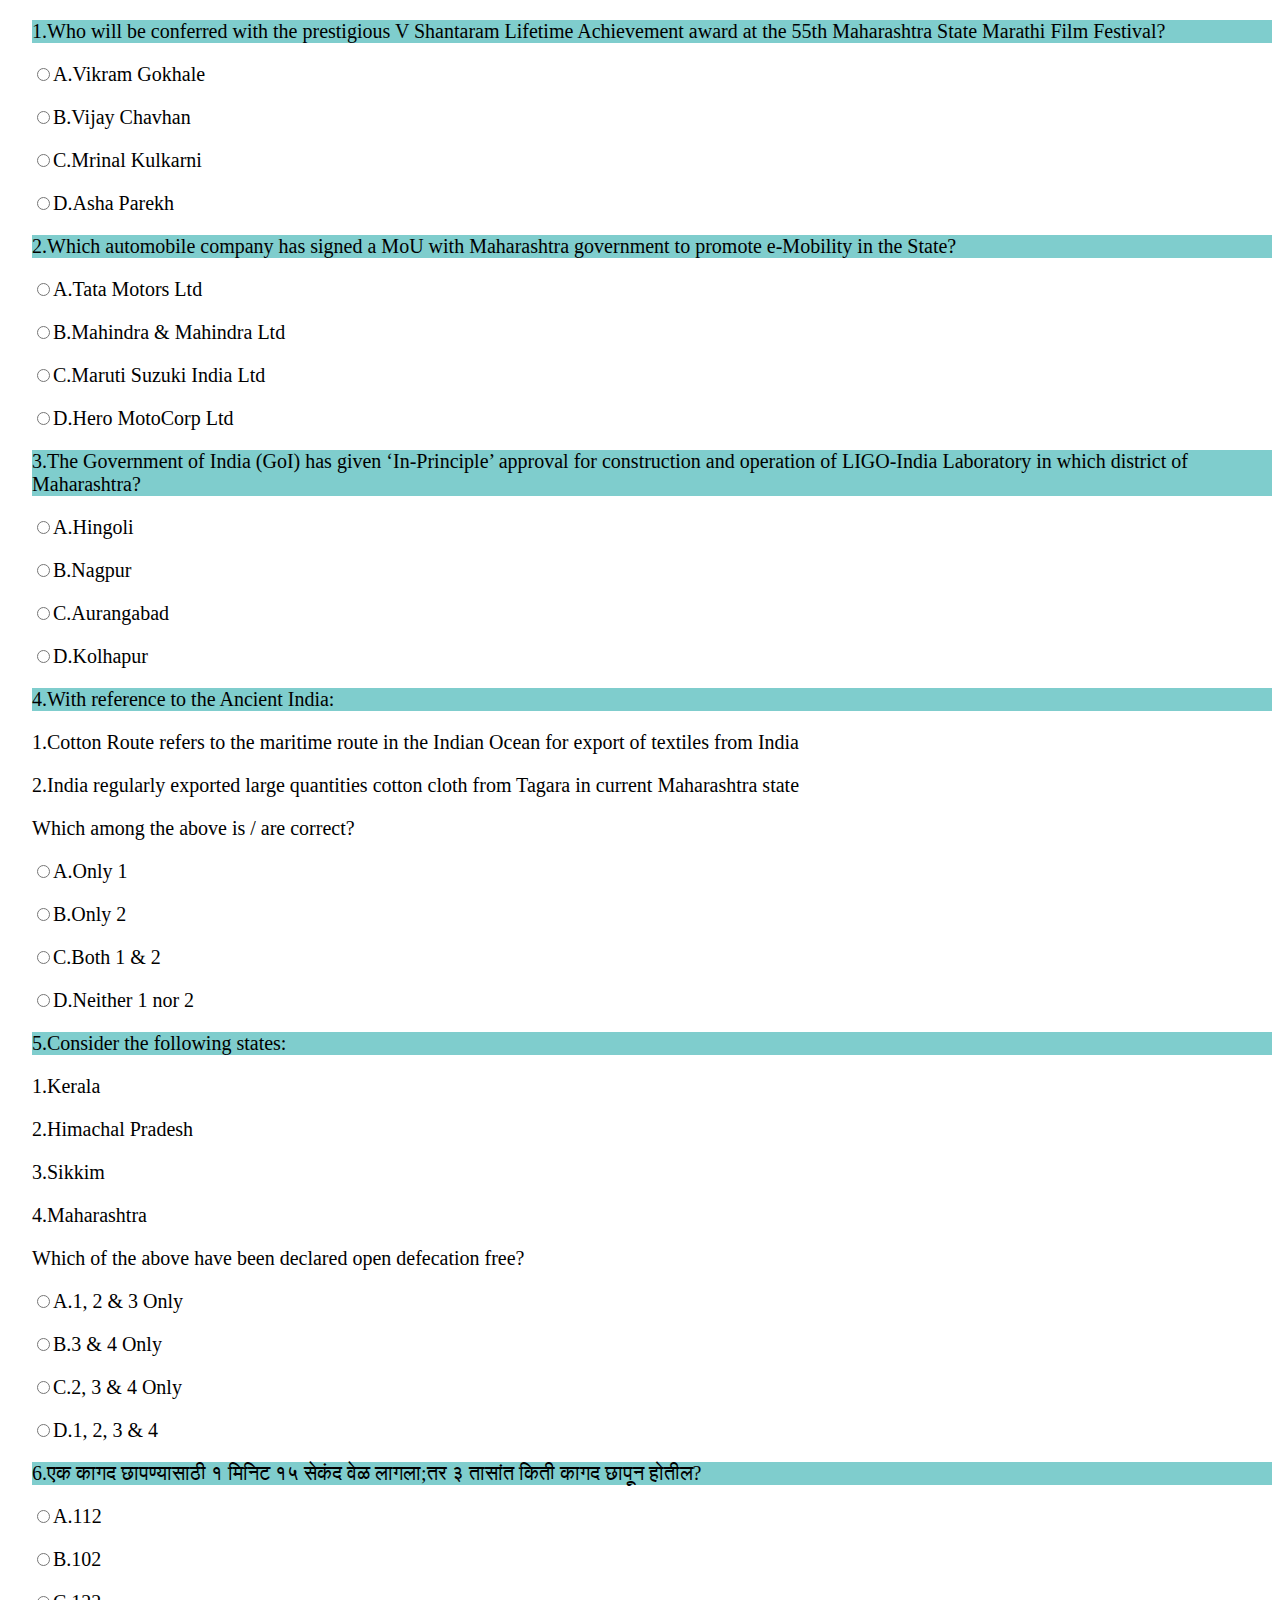
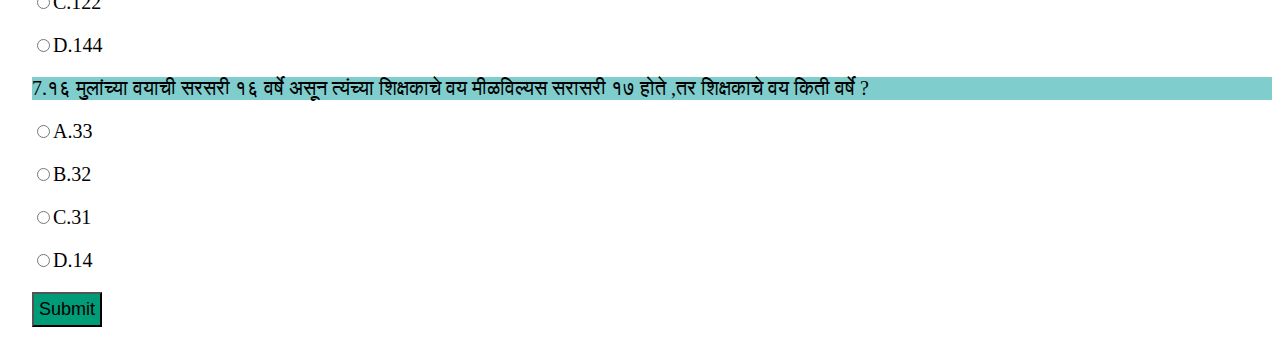
<file: MCQ Quiz/index.html>
<!DOCTYPE html>
<html lang="en">
  <head>
    <meta charset="UTF-8" />
    <meta http-equiv="X-UA-Compatible" content="IE=edge" />
    <meta name="viewport" content="width=device-width, initial-scale=1.0" />
    <title>MCQ Quiz</title>
    <link rel="stylesheet" href="style.css" />
  </head>
  <body>
    <form name="quiz" id="quiz">
      <div>
        <p class="question">
          1.Who will be conferred with the prestigious V Shantaram Lifetime
          Achievement award at the 55th Maharashtra State Marathi Film Festival?
        </p>
        <p>
          <input type="radio" name="question1" value="Vikram Gokhale" />A.Vikram
          Gokhale
        </p>
        <p>
          <input type="radio" name="question1" value="Vijay Chavhan" />B.Vijay
          Chavhan
        </p>
        <p>
          <input
            type="radio"
            name="question1"
            value="Mrinal Kulkarni"
          />C.Mrinal Kulkarni
        </p>
        <p>
          <input type="radio" name="question1" value="Asha Parekh" />D.Asha
          Parekh
        </p>
      </div>

      <div>
        <p class="question">
          2.Which automobile company has signed a MoU with Maharashtra
          government to promote e-Mobility in the State?
        </p>
        <p>
          <input type="radio" name="question2" value="Tata Motors Ltd" />A.Tata
          Motors Ltd
        </p>
        <p>
          <input
            type="radio"
            name="question2"
            value="Mahindra & Mahindra Ltd"
          />B.Mahindra & Mahindra Ltd
        </p>
        <p>
          <input
            type="radio"
            name="question2"
            value="Maruti Suzuki India Ltd"
          />C.Maruti Suzuki India Ltd
        </p>
        <p>
          <input
            type="radio"
            name="question2"
            value="Hero MotoCorp Ltd"
          />D.Hero MotoCorp Ltd
        </p>
      </div>

      <div>
        <p class="question">
          3.The Government of India (GoI) has given ‘In-Principle’ approval for
          construction and operation of LIGO-India Laboratory in which district
          of Maharashtra?
        </p>
        <p><input type="radio" name="question3" value="Hingoli" />A.Hingoli</p>
        <p><input type="radio" name="question3" value="Nagpur" />B.Nagpur</p>
        <p>
          <input type="radio" name="question3" value="Aurangabad" />C.Aurangabad
        </p>
        <p>
          <input type="radio" name="question3" value="Kolhapur" />D.Kolhapur
        </p>
      </div>

      <div>
        <p class="question">4.With reference to the Ancient India:</p>
        <div>
          <p>
            1.Cotton Route refers to the maritime route in the Indian Ocean for
            export of textiles from India
          </p>
          <p>
            2.India regularly exported large quantities cotton cloth from Tagara
            in current Maharashtra state
          </p>
          <p>Which among the above is / are correct?</p>
        </div>
        <p><input type="radio" name="question4" value="Only 1" />A.Only 1</p>
        <p><input type="radio" name="question4" value="Only 2" />B.Only 2</p>
        <p>
          <input type="radio" name="question4" value="Both 1 & 2" />C.Both 1 & 2
        </p>
        <p>
          <input
            type="radio"
            name="question4"
            value="Neither 1 nor 2"
          />D.Neither 1 nor 2
        </p>
      </div>

      <div>
        <p class="question">5.Consider the following states:</p>
        <div>
          <p>1.Kerala</p>
          <p>2.Himachal Pradesh</p>
          <p>3.Sikkim</p>
          <p>4.Maharashtra</p>
          <p>Which of the above have been declared open defecation free?</p>
        </div>
        <p>
          <input type="radio" name="question5" value="1, 2 & 3 Only" />A.1, 2 &
          3 Only
        </p>
        <p>
          <input type="radio" name="question5" value="3 & 4 Only" />B.3 & 4 Only
        </p>
        <p>
          <input type="radio" name="question5" value="2, 3 & 4 Only" />C.2, 3 &
          4 Only
        </p>
        <p>
          <input type="radio" name="question5" value="1, 2, 3 & 4" />D.1, 2, 3 &
          4
        </p>
      </div>

      <div>
        <p class="question">
          6.एक कागद छापण्यासाठी १ मिनिट १५ सेकंद वेळ लागला;तर ३ तासांत किती कागद
          छापून होतील?
        </p>
        <p><input type="radio" name="question6" value="112" />A.112</p>
        <p><input type="radio" name="question6" value="102" />B.102</p>

        <p><input type="radio" name="question6" value="122" />C.122</p>
        <p><input type="radio" name="question6" value="144" />D.144</p>
      </div>

      <div>
        <p class="question">
          7.१६ मुलांच्या वयाची सरसरी १६ वर्षे असून त्यंच्या शिक्षकाचे वय
          मीळविल्यस सरासरी १७ होते ,तर शिक्षकाचे वय किती वर्षे ?
        </p>
        <p><input type="radio" name="question7" value="33" />A.33</p>
        <p><input type="radio" name="question7" value="32" />B.32</p>

        <p><input type="radio" name="question7" value="31" />C.31</p>
        <p><input type="radio" name="question7" value="14" />D.14</p>
      </div>
      <p>
        <input id="btn" type="button" value="Submit" onclick="check()" />
      </p>
    </form>
  </body>
  <p id="result"></p>
  <script src="index.js"></script>
</html>
</file>
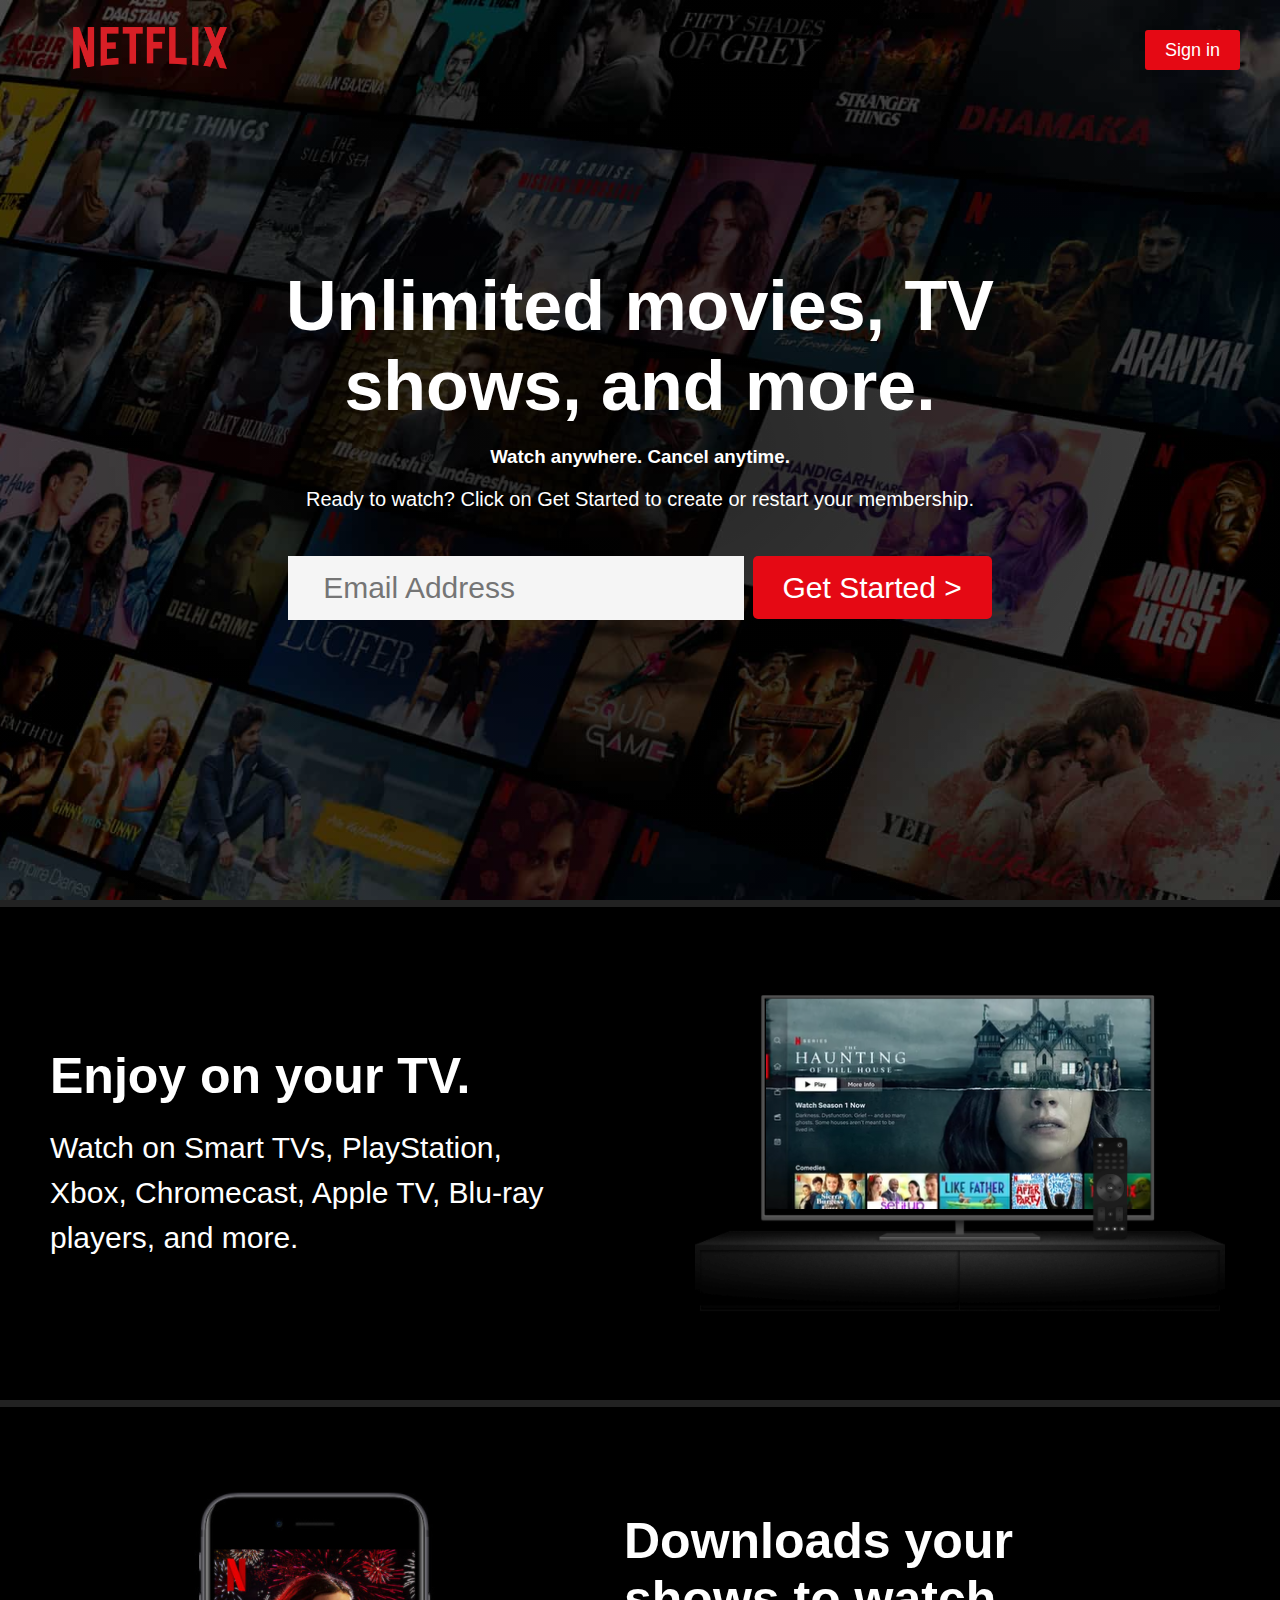
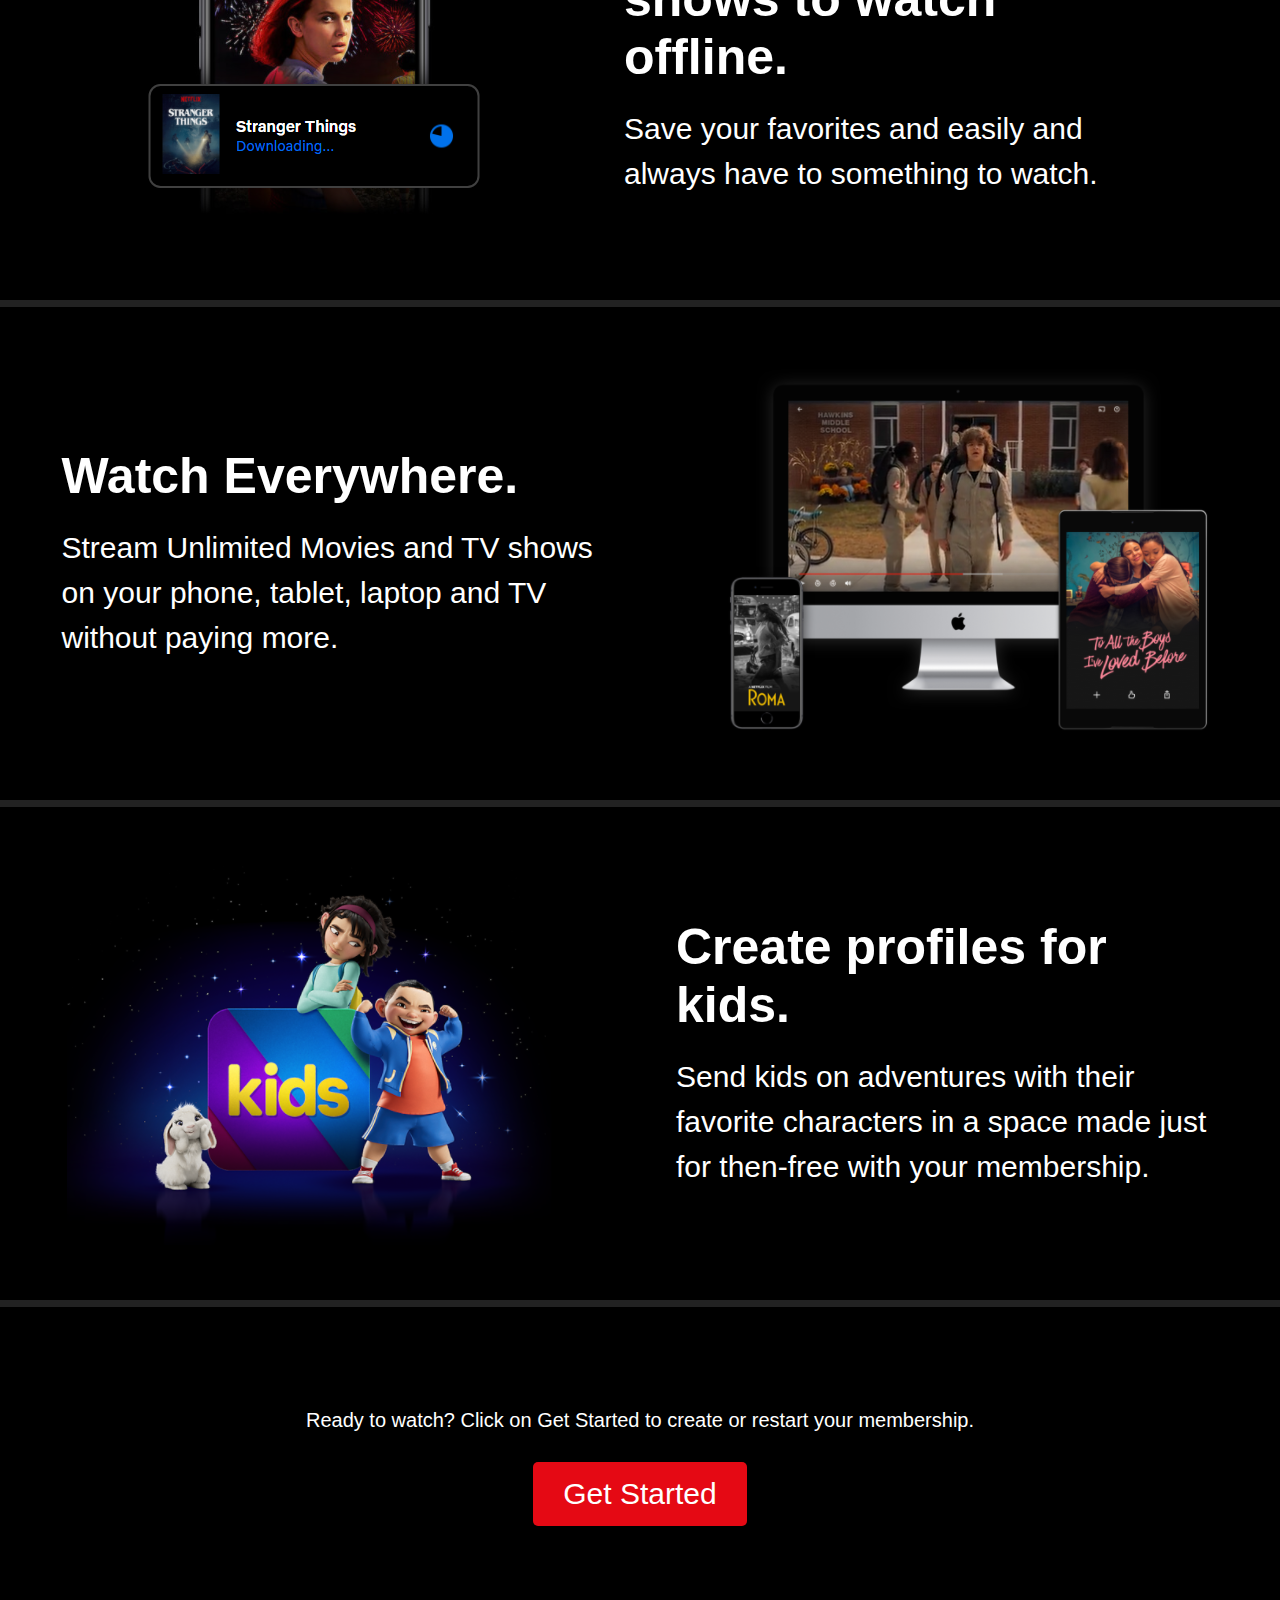
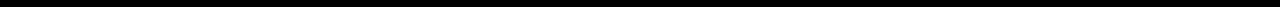
<file: Netflix Clone/index.html>
<!DOCTYPE html>
<html lang="en">
<head>
    <meta charset="UTF-8">
    <meta http-equiv="X-UA-Compatible" content="IE=edge">
    <meta name="viewport" content="width=device-width, initial-scale=1.0">
    <!-- add favicon -->
    <link rel="shortcut icon" href="favicon.png" type="image/x-icon">
    <title>Netflix Clone</title>
    <!-- add stylesheet -->
    <link rel="stylesheet" href="style.css">
</head>
<body>
    <div class="nav">
        <div class="logo">
            <img src="./logo.png" alt="">

        </div>
        <div class="btn-signin">
            <a href="" class="signin">Sign in</a>
        </div>
    </div>
    <div class="welcome-bg"></div>
    <div class="content-welcome">
        <h1>Unlimited movies, TV</h1>
        <h1>shows, and more.</h1>
        <h3>Watch anywhere. Cancel anytime.</h3>
        <p class="p-uni">
            Ready to watch? Click on Get Started to create or restart your membership.
        <div class="main-Email-Container">
            <input class="main-email-container-input" type="email" placeholder="Email Address">
                  <a href="" class="getstarted">Get Started > </a>
                </div>
    </div>
    </div>
    <div class="content-welcome2">
        <div class="section section1">
            <div class="txt">
                <h1>Enjoy on your TV.</h1>
                <p>Watch on Smart TVs, PlayStation, Xbox, Chromecast, Apple TV, Blu-ray players, and more.</p>
            </div>
            <img src="./img0.png" alt="img0">
        </div>
        <div class="section section2">
            <img src="img1.png" alt="img1">
            <div class="txt">
                <h1>Downloads your shows to watch offline.</h1>
                <p>Save your favorites and easily and always have to something to watch.</p>
            </div>
        </div>
        <div class="section section1">
            <div class="txt">
                <h1>Watch Everywhere.</h1>
                <p>Stream Unlimited Movies and TV shows on your phone, tablet, laptop and TV without paying more.</p>
            </div>
            <img src="img2.png" alt="img0">
        </div>
        <div class="section section2">
            <img src="img3.png" alt="img1">
            <div class="txt">
                <h1>Create profiles for kids.</h1>
                <p>Send kids on adventures with their favorite characters in a space made just for then-free with your membership.</p>

            </div>
        </div>
    </div>
    <div class="section footer">
        <p class="p-uni">
            Ready to watch? Click on Get Started to create or restart your membership.
        </p>
        <a href="" class="getstarted">Get Started</a>
    </div>

    <script>
        window.addEventListener("scroll" , function(){
            var nav = document.querySelector(".nav");
            nav.classList.toggle("active",window.scrollY > 100);
        });
    </script>
</body>
</html>
</file>
<file: MCQ Quiz/style.css>
body {
    font-size: 20px;
    margin-left: 2rem;
}

#btn {
    background-color: #009B77;
    font-size: 18px;
    padding: 5px;
}

.question {
    background-color: #7FCDCD;
}

@media screen and(max-width:600px) {
    body {
        background-color: yellow;
    }
}
</file>
<file: Netflix Clone/style.css>
*{
    margin: 0;
    padding: 0;
}
body{
    background: #000;
    font-family: 'Netflix Sans', sans-serif;
    color: white;
}
.nav{
    position: fixed;
    top: 0;
    height: 100px;
    width: 100%;
    display: flex;
    z-index: 3;
    align-items: center;
    justify-content: space-between;
    transition: .6s ease-in-out;

}
.nav.active{
    background: #000;
    transition: .6s ease-in-out;
    height: 80px;

}
.nav .logo{
    margin-left: 50px;

}
.nav .logo img{
    width: 200px;

}
.btn-signin{
    margin-right: 40px;

}
.btn-signin a{
    text-decoration: none;
    color: white;
    padding: 10px 20px;
    background-color: #e50914;
    font-weight: 300;
    font-size: 18px;
    border-radius: 3px;

}
.btn-signin a:hover{
    background-color:  #ff0b18;
}
.welcome-bg{
    position: absolute;
    top: 0;
    left: 0;
    width: 100%;
    height: 100vh;
    background: url(background.jpg) no-repeat 50% 50%;
    background-size: cover;
    z-index: -1;
}
.welcome-bg::after{
    content: "";
    position: absolute;
    top: 0;
    left: 0;
    width: 100%;
    height: 100%;
    z-index: 1;
    background-color: rgba(0, 0, 0, 0.4)rgba(0, 0, 0, 0.6);
   /*box-shadow: inset 120px 100px 250px #000000, inset -120px -100px 250px #000000;*/
   background-image:radial-gradient(rgba(0, 0, 0, 0.8),rgba(0, 0, 0, 0.6));

}
.content-welcome{
    position: relative;
    top: 0;
    
    left: 0;
    display: flex;
    align-items: center;
    justify-content: center;
    height: 100vh;
    flex-direction:column ;
    width: 100%;
}
.content-welcome h1{
    font-size: 70px;

}
.content-welcome h3{
    font: 30px;
    font-weight400: ;
    margin-top: 20px;
}
.p-uni{
    margin: 20px 0px;
    font-size: 20px;
}
.main-Email-Container{
  height: fit-content;
    padding: 15px 35px;
    font-size: 30px;
    font-weight: 200;
   
   
}

.main-email-container-input{
    text-decoration: none;
    color:black;
    padding: 15px 35px;
    font-size: 30px;
    font-weight: 200;
    background-color: whitesmoke;
    margin-top: 10px;
    border:none;
}

.getstarted{
    text-decoration: none;
    color: white;
    padding: 15px 30px;
    font-size: 30px;
    font-weight: 400;
    background-color: #e50914;
    margin-top: 10px;
    border-radius: 5px;
 

}
.getstarted:hover{
   
    background-color:  #ff0b18;
    
 

}
.content-welcome2{
    display: flex;
    align-items: center;
    flex-direction: column;
    height: 2000px;
    width: 100%;
    justify-content: space-between;

}
.section{
    display: flex;
    width: 100%;
    border-top: 7px solid #222222;
    flex-direction: row;
    align-items: center;
    justify-content: center;
    height: 100%;
}
.section .txt{
    display: flex;
    flex-direction: column;
    max-width: 550px;
    margin: 0px 50px;

}
.section .txt h1{
    font-size: 50px;
    margin-bottom:20px ;
}
.section .txt p{
    font-size: 30px;
    line-height: 1.5;
}
.section img{
    margin: 0px 50px;

}
.footer{
    height: 300px;
    display: flex;
    flex-direction: column;
}
</file>
